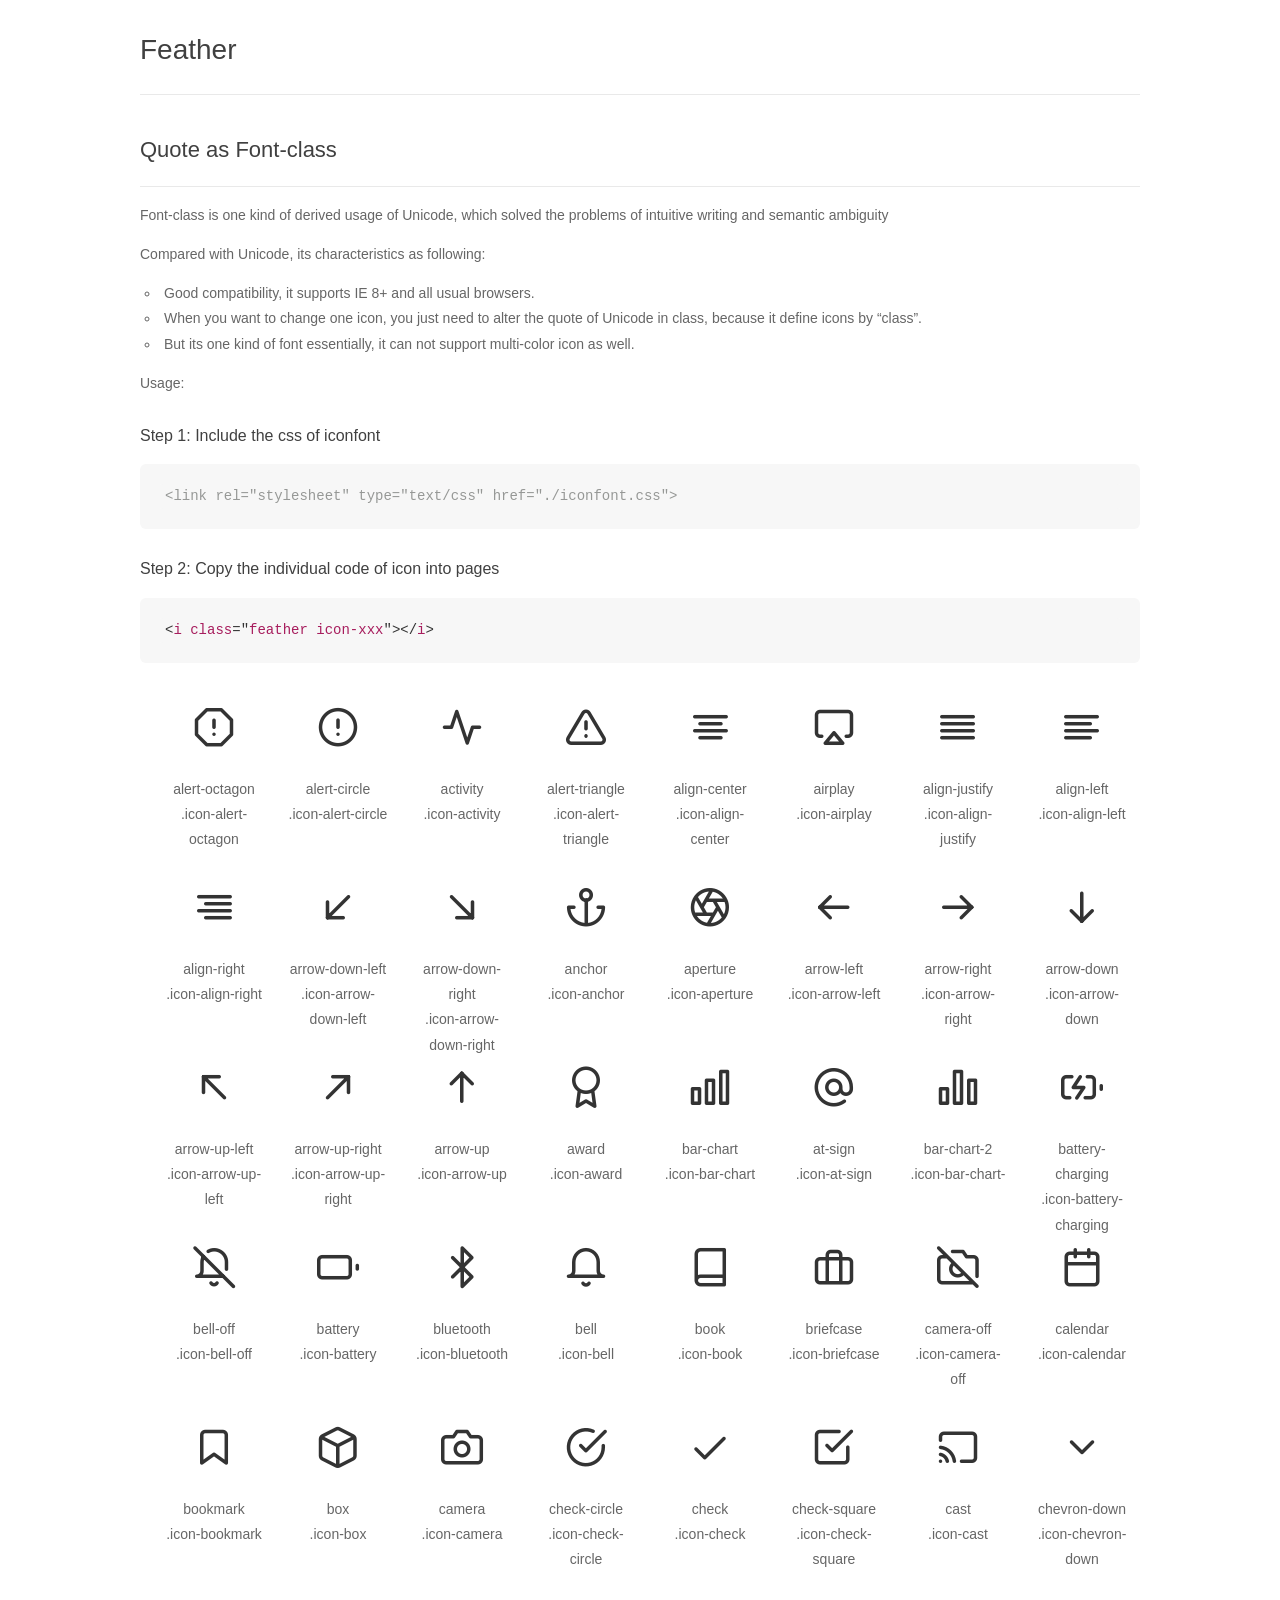
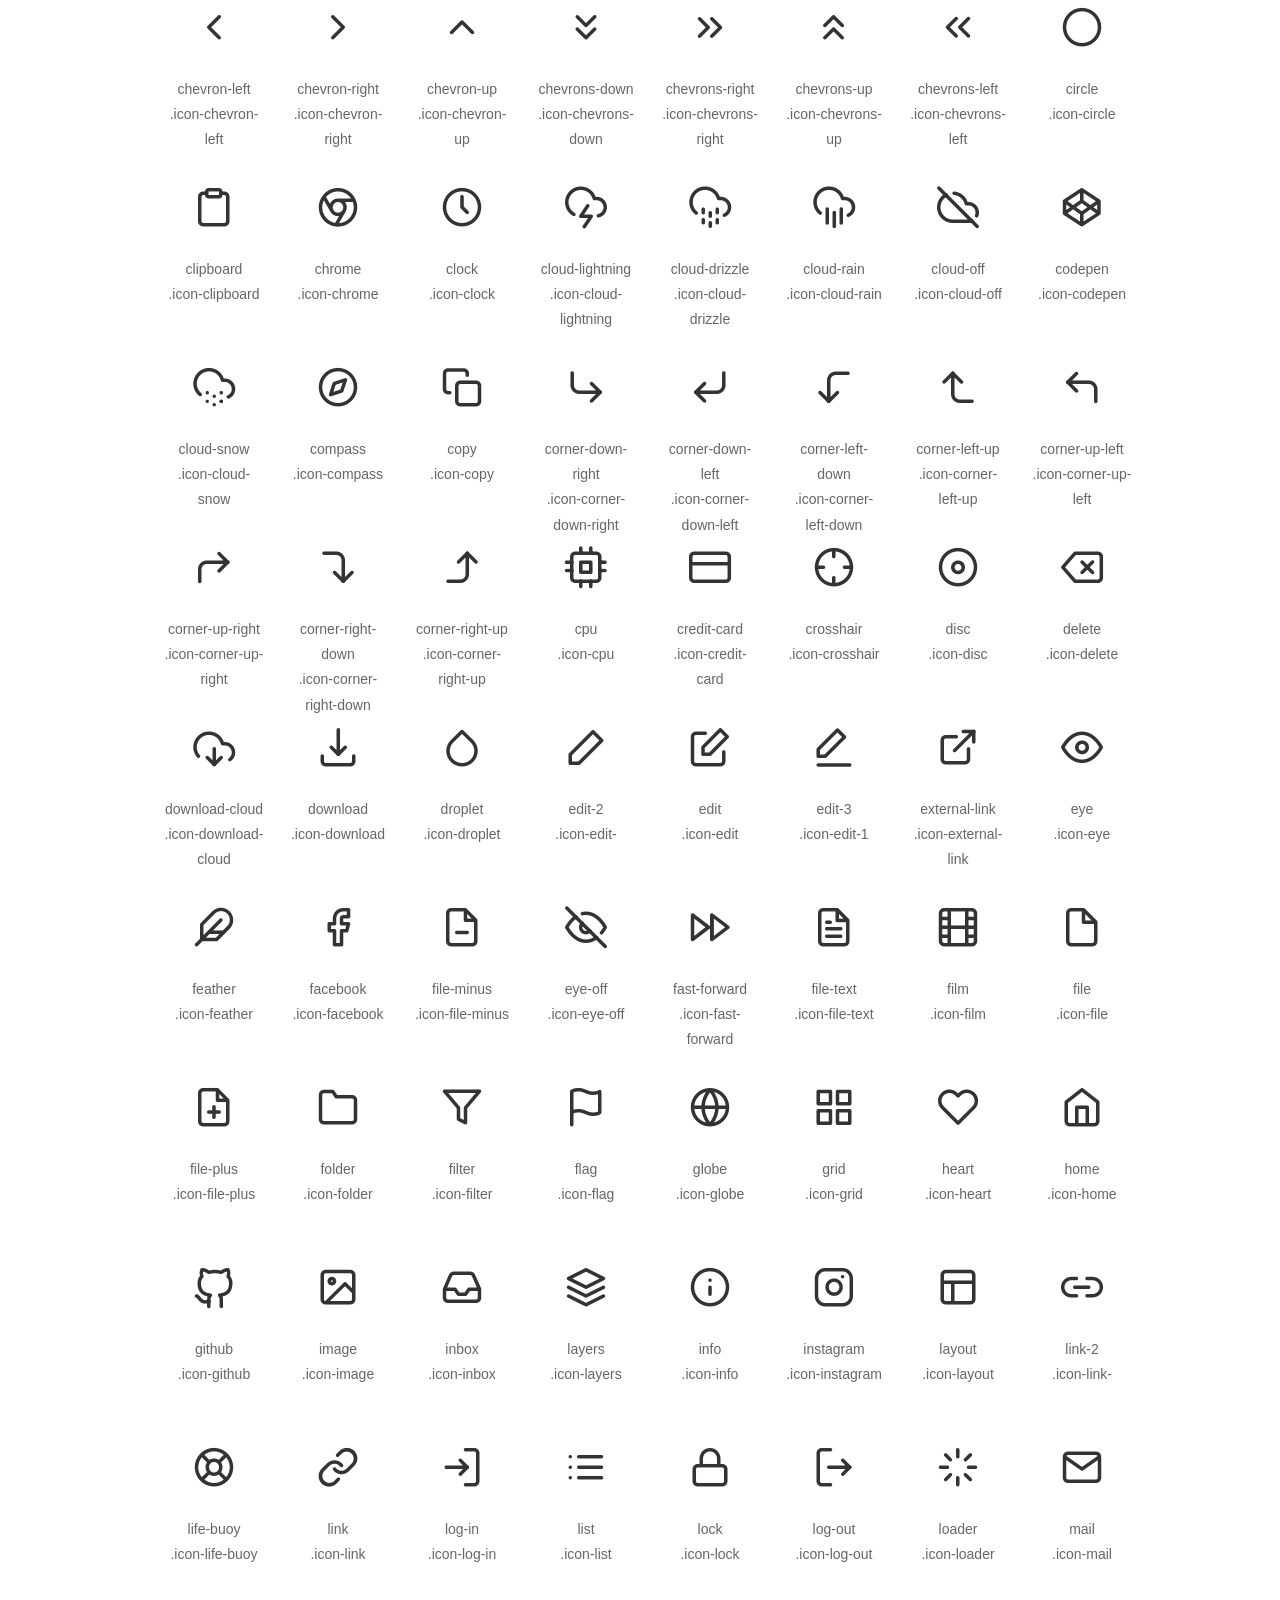
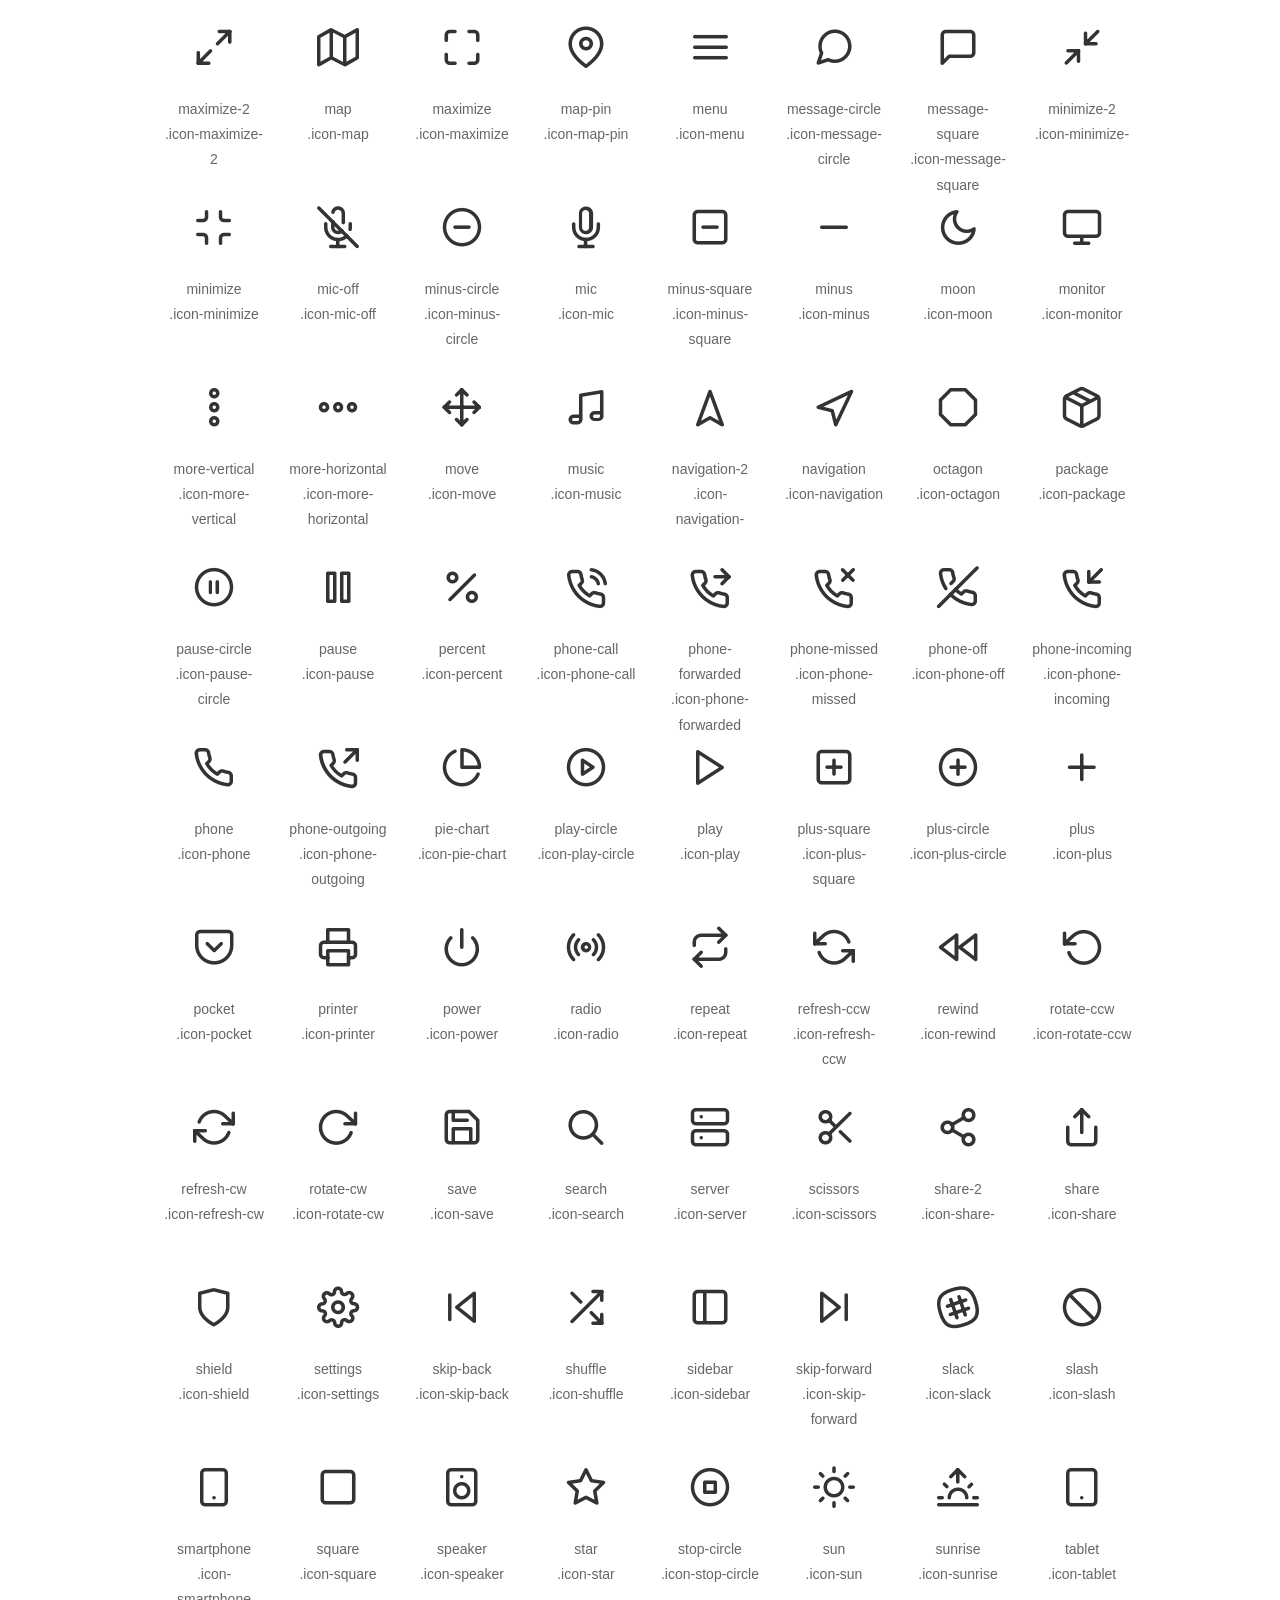
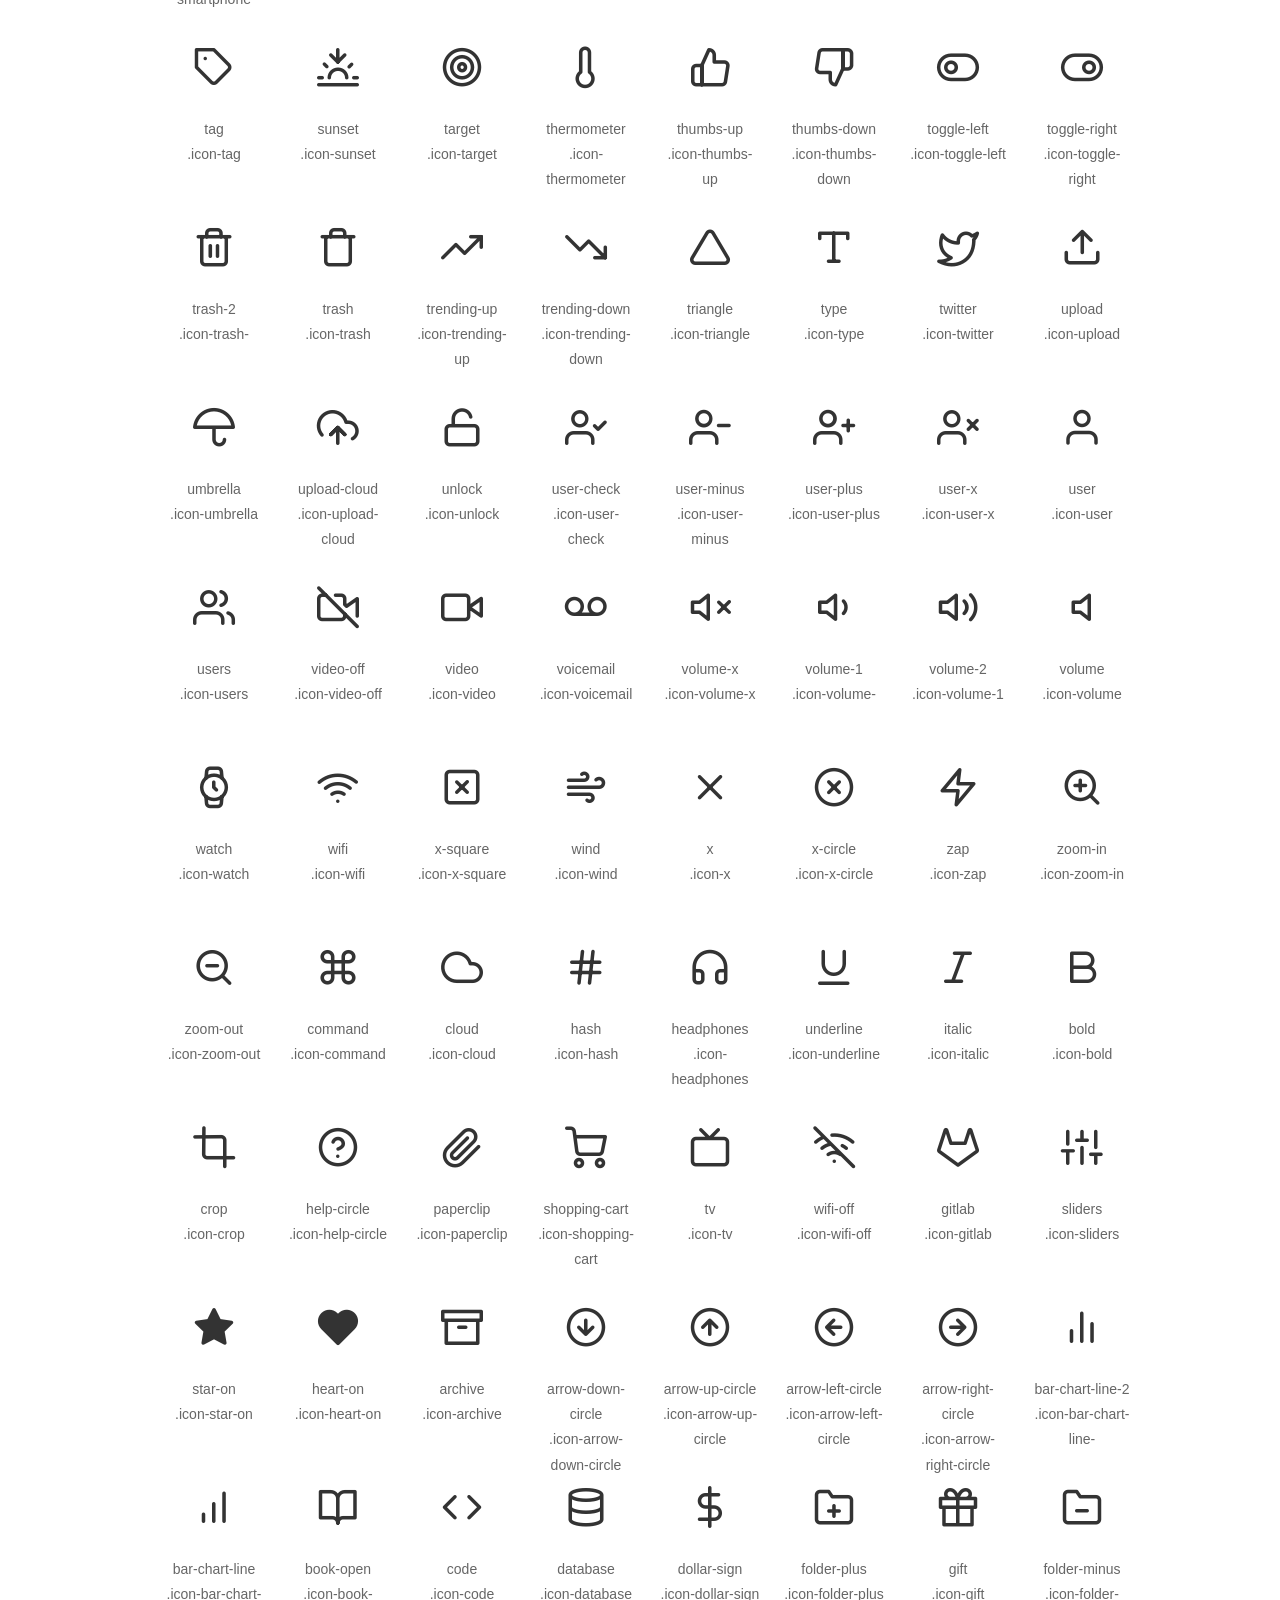
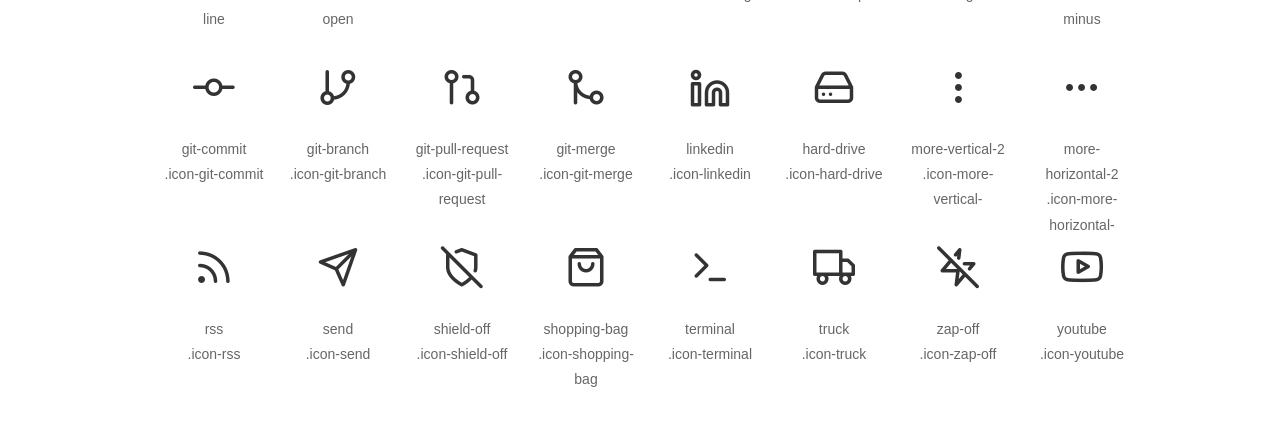
<file: website/public/admin-assets/fonts/feather-font/examples/index.html>
<!DOCTYPE html>
<html>
<head>
  <meta charset="utf-8" />
  <title>IconFont</title>
  <link rel="stylesheet" href="index.css">
  <link rel="stylesheet" href="../css/iconfont.css">
</head>
<body>
  <div class="main markdown">
    <h1>Feather</h1>
    <hr>
    
    <h2 id="font-class-">Quote as Font-class</h2>
    <hr>

    <p>Font-class is one kind of derived usage of Unicode, which solved the problems of intuitive writing and semantic ambiguity</p>
    <p>Compared with Unicode, its characteristics as following:</p>
    <ul>
      <li>Good compatibility, it supports IE 8+ and all usual browsers.</li>
      <li>When you want to change one icon, you just need to alter the quote of Unicode in class, because it define icons by “class”.</li>
      <li>But its one kind of font essentially, it can not support multi-color icon as well.</li>
    </ul>

    <p>Usage:</p>

    <h3 id="-fontclass-">Step 1: Include the css of iconfont</h3>
    <pre><code class="lang-js hljs javascript"><span class="hljs-comment">&lt;link rel="stylesheet" type="text/css" href="./iconfont.css"&gt;</span></code></pre>
    
    <h3 id="-">Step 2: Copy the individual code of icon into pages</h3>
    <pre><code class="lang-css hljs">&lt;<span class="hljs-selector-tag">i</span> <span class="hljs-selector-tag">class</span>="<span class="hljs-selector-tag">feather</span> <span class="hljs-selector-tag">icon-xxx</span>"&gt;&lt;/<span class="hljs-selector-tag">i</span>&gt;</code></pre>

    <ul class="icon_lists clear">

      <li>
        <i class="icon feather icon-alert-octagon"></i>
        <div class="name">alert-octagon</div>
        <div class="fontclass">.icon-alert-octagon</div>
      </li>

      <li>
        <i class="icon feather icon-alert-circle"></i>
        <div class="name">alert-circle</div>
        <div class="fontclass">.icon-alert-circle</div>
      </li>

      <li>
        <i class="icon feather icon-activity"></i>
        <div class="name">activity</div>
        <div class="fontclass">.icon-activity</div>
      </li>

      <li>
        <i class="icon feather icon-alert-triangle"></i>
        <div class="name">alert-triangle</div>
        <div class="fontclass">.icon-alert-triangle</div>
      </li>

      <li>
        <i class="icon feather icon-align-center"></i>
        <div class="name">align-center</div>
        <div class="fontclass">.icon-align-center</div>
      </li>

      <li>
        <i class="icon feather icon-airplay"></i>
        <div class="name">airplay</div>
        <div class="fontclass">.icon-airplay</div>
      </li>

      <li>
        <i class="icon feather icon-align-justify"></i>
        <div class="name">align-justify</div>
        <div class="fontclass">.icon-align-justify</div>
      </li>

      <li>
        <i class="icon feather icon-align-left"></i>
        <div class="name">align-left</div>
        <div class="fontclass">.icon-align-left</div>
      </li>

      <li>
        <i class="icon feather icon-align-right"></i>
        <div class="name">align-right</div>
        <div class="fontclass">.icon-align-right</div>
      </li>

      <li>
        <i class="icon feather icon-arrow-down-left"></i>
        <div class="name">arrow-down-left</div>
        <div class="fontclass">.icon-arrow-down-left</div>
      </li>

      <li>
        <i class="icon feather icon-arrow-down-right"></i>
        <div class="name">arrow-down-right</div>
        <div class="fontclass">.icon-arrow-down-right</div>
      </li>

      <li>
        <i class="icon feather icon-anchor"></i>
        <div class="name">anchor</div>
        <div class="fontclass">.icon-anchor</div>
      </li>

      <li>
        <i class="icon feather icon-aperture"></i>
        <div class="name">aperture</div>
        <div class="fontclass">.icon-aperture</div>
      </li>

      <li>
        <i class="icon feather icon-arrow-left"></i>
        <div class="name">arrow-left</div>
        <div class="fontclass">.icon-arrow-left</div>
      </li>

      <li>
        <i class="icon feather icon-arrow-right"></i>
        <div class="name">arrow-right</div>
        <div class="fontclass">.icon-arrow-right</div>
      </li>

      <li>
        <i class="icon feather icon-arrow-down"></i>
        <div class="name">arrow-down</div>
        <div class="fontclass">.icon-arrow-down</div>
      </li>

      <li>
        <i class="icon feather icon-arrow-up-left"></i>
        <div class="name">arrow-up-left</div>
        <div class="fontclass">.icon-arrow-up-left</div>
      </li>

      <li>
        <i class="icon feather icon-arrow-up-right"></i>
        <div class="name">arrow-up-right</div>
        <div class="fontclass">.icon-arrow-up-right</div>
      </li>

      <li>
        <i class="icon feather icon-arrow-up"></i>
        <div class="name">arrow-up</div>
        <div class="fontclass">.icon-arrow-up</div>
      </li>

      <li>
        <i class="icon feather icon-award"></i>
        <div class="name">award</div>
        <div class="fontclass">.icon-award</div>
      </li>

      <li>
        <i class="icon feather icon-bar-chart"></i>
        <div class="name">bar-chart</div>
        <div class="fontclass">.icon-bar-chart</div>
      </li>

      <li>
        <i class="icon feather icon-at-sign"></i>
        <div class="name">at-sign</div>
        <div class="fontclass">.icon-at-sign</div>
      </li>

      <li>
        <i class="icon feather icon-bar-chart-2"></i>
        <div class="name">bar-chart-2</div>
        <div class="fontclass">.icon-bar-chart-</div>
      </li>

      <li>
        <i class="icon feather icon-battery-charging"></i>
        <div class="name">battery-charging</div>
        <div class="fontclass">.icon-battery-charging</div>
      </li>

      <li>
        <i class="icon feather icon-bell-off"></i>
        <div class="name">bell-off</div>
        <div class="fontclass">.icon-bell-off</div>
      </li>

      <li>
        <i class="icon feather icon-battery"></i>
        <div class="name">battery</div>
        <div class="fontclass">.icon-battery</div>
      </li>

      <li>
        <i class="icon feather icon-bluetooth"></i>
        <div class="name">bluetooth</div>
        <div class="fontclass">.icon-bluetooth</div>
      </li>

      <li>
        <i class="icon feather icon-bell"></i>
        <div class="name">bell</div>
        <div class="fontclass">.icon-bell</div>
      </li>

      <li>
        <i class="icon feather icon-book"></i>
        <div class="name">book</div>
        <div class="fontclass">.icon-book</div>
      </li>

      <li>
        <i class="icon feather icon-briefcase"></i>
        <div class="name">briefcase</div>
        <div class="fontclass">.icon-briefcase</div>
      </li>

      <li>
        <i class="icon feather icon-camera-off"></i>
        <div class="name">camera-off</div>
        <div class="fontclass">.icon-camera-off</div>
      </li>

      <li>
        <i class="icon feather icon-calendar"></i>
        <div class="name">calendar</div>
        <div class="fontclass">.icon-calendar</div>
      </li>

      <li>
        <i class="icon feather icon-bookmark"></i>
        <div class="name">bookmark</div>
        <div class="fontclass">.icon-bookmark</div>
      </li>

      <li>
        <i class="icon feather icon-box"></i>
        <div class="name">box</div>
        <div class="fontclass">.icon-box</div>
      </li>

      <li>
        <i class="icon feather icon-camera"></i>
        <div class="name">camera</div>
        <div class="fontclass">.icon-camera</div>
      </li>

      <li>
        <i class="icon feather icon-check-circle"></i>
        <div class="name">check-circle</div>
        <div class="fontclass">.icon-check-circle</div>
      </li>

      <li>
        <i class="icon feather icon-check"></i>
        <div class="name">check</div>
        <div class="fontclass">.icon-check</div>
      </li>

      <li>
        <i class="icon feather icon-check-square"></i>
        <div class="name">check-square</div>
        <div class="fontclass">.icon-check-square</div>
      </li>

      <li>
        <i class="icon feather icon-cast"></i>
        <div class="name">cast</div>
        <div class="fontclass">.icon-cast</div>
      </li>

      <li>
        <i class="icon feather icon-chevron-down"></i>
        <div class="name">chevron-down</div>
        <div class="fontclass">.icon-chevron-down</div>
      </li>

      <li>
        <i class="icon feather icon-chevron-left"></i>
        <div class="name">chevron-left</div>
        <div class="fontclass">.icon-chevron-left</div>
      </li>

      <li>
        <i class="icon feather icon-chevron-right"></i>
        <div class="name">chevron-right</div>
        <div class="fontclass">.icon-chevron-right</div>
      </li>

      <li>
        <i class="icon feather icon-chevron-up"></i>
        <div class="name">chevron-up</div>
        <div class="fontclass">.icon-chevron-up</div>
      </li>

      <li>
        <i class="icon feather icon-chevrons-down"></i>
        <div class="name">chevrons-down</div>
        <div class="fontclass">.icon-chevrons-down</div>
      </li>

      <li>
        <i class="icon feather icon-chevrons-right"></i>
        <div class="name">chevrons-right</div>
        <div class="fontclass">.icon-chevrons-right</div>
      </li>

      <li>
        <i class="icon feather icon-chevrons-up"></i>
        <div class="name">chevrons-up</div>
        <div class="fontclass">.icon-chevrons-up</div>
      </li>

      <li>
        <i class="icon feather icon-chevrons-left"></i>
        <div class="name">chevrons-left</div>
        <div class="fontclass">.icon-chevrons-left</div>
      </li>

      <li>
        <i class="icon feather icon-circle"></i>
        <div class="name">circle</div>
        <div class="fontclass">.icon-circle</div>
      </li>

      <li>
        <i class="icon feather icon-clipboard"></i>
        <div class="name">clipboard</div>
        <div class="fontclass">.icon-clipboard</div>
      </li>

      <li>
        <i class="icon feather icon-chrome"></i>
        <div class="name">chrome</div>
        <div class="fontclass">.icon-chrome</div>
      </li>

      <li>
        <i class="icon feather icon-clock"></i>
        <div class="name">clock</div>
        <div class="fontclass">.icon-clock</div>
      </li>

      <li>
        <i class="icon feather icon-cloud-lightning"></i>
        <div class="name">cloud-lightning</div>
        <div class="fontclass">.icon-cloud-lightning</div>
      </li>

      <li>
        <i class="icon feather icon-cloud-drizzle"></i>
        <div class="name">cloud-drizzle</div>
        <div class="fontclass">.icon-cloud-drizzle</div>
      </li>

      <li>
        <i class="icon feather icon-cloud-rain"></i>
        <div class="name">cloud-rain</div>
        <div class="fontclass">.icon-cloud-rain</div>
      </li>

      <li>
        <i class="icon feather icon-cloud-off"></i>
        <div class="name">cloud-off</div>
        <div class="fontclass">.icon-cloud-off</div>
      </li>

      <li>
        <i class="icon feather icon-codepen"></i>
        <div class="name">codepen</div>
        <div class="fontclass">.icon-codepen</div>
      </li>

      <li>
        <i class="icon feather icon-cloud-snow"></i>
        <div class="name">cloud-snow</div>
        <div class="fontclass">.icon-cloud-snow</div>
      </li>

      <li>
        <i class="icon feather icon-compass"></i>
        <div class="name">compass</div>
        <div class="fontclass">.icon-compass</div>
      </li>

      <li>
        <i class="icon feather icon-copy"></i>
        <div class="name">copy</div>
        <div class="fontclass">.icon-copy</div>
      </li>

      <li>
        <i class="icon feather icon-corner-down-right"></i>
        <div class="name">corner-down-right</div>
        <div class="fontclass">.icon-corner-down-right</div>
      </li>

      <li>
        <i class="icon feather icon-corner-down-left"></i>
        <div class="name">corner-down-left</div>
        <div class="fontclass">.icon-corner-down-left</div>
      </li>

      <li>
        <i class="icon feather icon-corner-left-down"></i>
        <div class="name">corner-left-down</div>
        <div class="fontclass">.icon-corner-left-down</div>
      </li>

      <li>
        <i class="icon feather icon-corner-left-up"></i>
        <div class="name">corner-left-up</div>
        <div class="fontclass">.icon-corner-left-up</div>
      </li>

      <li>
        <i class="icon feather icon-corner-up-left"></i>
        <div class="name">corner-up-left</div>
        <div class="fontclass">.icon-corner-up-left</div>
      </li>

      <li>
        <i class="icon feather icon-corner-up-right"></i>
        <div class="name">corner-up-right</div>
        <div class="fontclass">.icon-corner-up-right</div>
      </li>

      <li>
        <i class="icon feather icon-corner-right-down"></i>
        <div class="name">corner-right-down</div>
        <div class="fontclass">.icon-corner-right-down</div>
      </li>

      <li>
        <i class="icon feather icon-corner-right-up"></i>
        <div class="name">corner-right-up</div>
        <div class="fontclass">.icon-corner-right-up</div>
      </li>

      <li>
        <i class="icon feather icon-cpu"></i>
        <div class="name">cpu</div>
        <div class="fontclass">.icon-cpu</div>
      </li>

      <li>
        <i class="icon feather icon-credit-card"></i>
        <div class="name">credit-card</div>
        <div class="fontclass">.icon-credit-card</div>
      </li>

      <li>
        <i class="icon feather icon-crosshair"></i>
        <div class="name">crosshair</div>
        <div class="fontclass">.icon-crosshair</div>
      </li>

      <li>
        <i class="icon feather icon-disc"></i>
        <div class="name">disc</div>
        <div class="fontclass">.icon-disc</div>
      </li>

      <li>
        <i class="icon feather icon-delete"></i>
        <div class="name">delete</div>
        <div class="fontclass">.icon-delete</div>
      </li>

      <li>
        <i class="icon feather icon-download-cloud"></i>
        <div class="name">download-cloud</div>
        <div class="fontclass">.icon-download-cloud</div>
      </li>

      <li>
        <i class="icon feather icon-download"></i>
        <div class="name">download</div>
        <div class="fontclass">.icon-download</div>
      </li>

      <li>
        <i class="icon feather icon-droplet"></i>
        <div class="name">droplet</div>
        <div class="fontclass">.icon-droplet</div>
      </li>

      <li>
        <i class="icon feather icon-edit-2"></i>
        <div class="name">edit-2</div>
        <div class="fontclass">.icon-edit-</div>
      </li>

      <li>
        <i class="icon feather icon-edit"></i>
        <div class="name">edit</div>
        <div class="fontclass">.icon-edit</div>
      </li>

      <li>
        <i class="icon feather icon-edit-1"></i>
        <div class="name">edit-3</div>
        <div class="fontclass">.icon-edit-1</div>
      </li>

      <li>
        <i class="icon feather icon-external-link"></i>
        <div class="name">external-link</div>
        <div class="fontclass">.icon-external-link</div>
      </li>

      <li>
        <i class="icon feather icon-eye"></i>
        <div class="name">eye</div>
        <div class="fontclass">.icon-eye</div>
      </li>

      <li>
        <i class="icon feather icon-feather"></i>
        <div class="name">feather</div>
        <div class="fontclass">.icon-feather</div>
      </li>

      <li>
        <i class="icon feather icon-facebook"></i>
        <div class="name">facebook</div>
        <div class="fontclass">.icon-facebook</div>
      </li>

      <li>
        <i class="icon feather icon-file-minus"></i>
        <div class="name">file-minus</div>
        <div class="fontclass">.icon-file-minus</div>
      </li>

      <li>
        <i class="icon feather icon-eye-off"></i>
        <div class="name">eye-off</div>
        <div class="fontclass">.icon-eye-off</div>
      </li>

      <li>
        <i class="icon feather icon-fast-forward"></i>
        <div class="name">fast-forward</div>
        <div class="fontclass">.icon-fast-forward</div>
      </li>

      <li>
        <i class="icon feather icon-file-text"></i>
        <div class="name">file-text</div>
        <div class="fontclass">.icon-file-text</div>
      </li>

      <li>
        <i class="icon feather icon-film"></i>
        <div class="name">film</div>
        <div class="fontclass">.icon-film</div>
      </li>

      <li>
        <i class="icon feather icon-file"></i>
        <div class="name">file</div>
        <div class="fontclass">.icon-file</div>
      </li>

      <li>
        <i class="icon feather icon-file-plus"></i>
        <div class="name">file-plus</div>
        <div class="fontclass">.icon-file-plus</div>
      </li>

      <li>
        <i class="icon feather icon-folder"></i>
        <div class="name">folder</div>
        <div class="fontclass">.icon-folder</div>
      </li>

      <li>
        <i class="icon feather icon-filter"></i>
        <div class="name">filter</div>
        <div class="fontclass">.icon-filter</div>
      </li>

      <li>
        <i class="icon feather icon-flag"></i>
        <div class="name">flag</div>
        <div class="fontclass">.icon-flag</div>
      </li>

      <li>
        <i class="icon feather icon-globe"></i>
        <div class="name">globe</div>
        <div class="fontclass">.icon-globe</div>
      </li>

      <li>
        <i class="icon feather icon-grid"></i>
        <div class="name">grid</div>
        <div class="fontclass">.icon-grid</div>
      </li>

      <li>
        <i class="icon feather icon-heart"></i>
        <div class="name">heart</div>
        <div class="fontclass">.icon-heart</div>
      </li>

      <li>
        <i class="icon feather icon-home"></i>
        <div class="name">home</div>
        <div class="fontclass">.icon-home</div>
      </li>

      <li>
        <i class="icon feather icon-github"></i>
        <div class="name">github</div>
        <div class="fontclass">.icon-github</div>
      </li>

      <li>
        <i class="icon feather icon-image"></i>
        <div class="name">image</div>
        <div class="fontclass">.icon-image</div>
      </li>

      <li>
        <i class="icon feather icon-inbox"></i>
        <div class="name">inbox</div>
        <div class="fontclass">.icon-inbox</div>
      </li>

      <li>
        <i class="icon feather icon-layers"></i>
        <div class="name">layers</div>
        <div class="fontclass">.icon-layers</div>
      </li>

      <li>
        <i class="icon feather icon-info"></i>
        <div class="name">info</div>
        <div class="fontclass">.icon-info</div>
      </li>

      <li>
        <i class="icon feather icon-instagram"></i>
        <div class="name">instagram</div>
        <div class="fontclass">.icon-instagram</div>
      </li>

      <li>
        <i class="icon feather icon-layout"></i>
        <div class="name">layout</div>
        <div class="fontclass">.icon-layout</div>
      </li>

      <li>
        <i class="icon feather icon-link-2"></i>
        <div class="name">link-2</div>
        <div class="fontclass">.icon-link-</div>
      </li>

      <li>
        <i class="icon feather icon-life-buoy"></i>
        <div class="name">life-buoy</div>
        <div class="fontclass">.icon-life-buoy</div>
      </li>

      <li>
        <i class="icon feather icon-link"></i>
        <div class="name">link</div>
        <div class="fontclass">.icon-link</div>
      </li>

      <li>
        <i class="icon feather icon-log-in"></i>
        <div class="name">log-in</div>
        <div class="fontclass">.icon-log-in</div>
      </li>

      <li>
        <i class="icon feather icon-list"></i>
        <div class="name">list</div>
        <div class="fontclass">.icon-list</div>
      </li>

      <li>
        <i class="icon feather icon-lock"></i>
        <div class="name">lock</div>
        <div class="fontclass">.icon-lock</div>
      </li>

      <li>
        <i class="icon feather icon-log-out"></i>
        <div class="name">log-out</div>
        <div class="fontclass">.icon-log-out</div>
      </li>

      <li>
        <i class="icon feather icon-loader"></i>
        <div class="name">loader</div>
        <div class="fontclass">.icon-loader</div>
      </li>

      <li>
        <i class="icon feather icon-mail"></i>
        <div class="name">mail</div>
        <div class="fontclass">.icon-mail</div>
      </li>

      <li>
        <i class="icon feather icon-maximize-2"></i>
        <div class="name">maximize-2</div>
        <div class="fontclass">.icon-maximize-2</div>
      </li>

      <li>
        <i class="icon feather icon-map"></i>
        <div class="name">map</div>
        <div class="fontclass">.icon-map</div>
      </li>

      <li>
        <i class="icon feather icon-maximize"></i>
        <div class="name">maximize</div>
        <div class="fontclass">.icon-maximize</div>
      </li>

      <li>
        <i class="icon feather icon-map-pin"></i>
        <div class="name">map-pin</div>
        <div class="fontclass">.icon-map-pin</div>
      </li>

      <li>
        <i class="icon feather icon-menu"></i>
        <div class="name">menu</div>
        <div class="fontclass">.icon-menu</div>
      </li>

      <li>
        <i class="icon feather icon-message-circle"></i>
        <div class="name">message-circle</div>
        <div class="fontclass">.icon-message-circle</div>
      </li>

      <li>
        <i class="icon feather icon-message-square"></i>
        <div class="name">message-square</div>
        <div class="fontclass">.icon-message-square</div>
      </li>

      <li>
        <i class="icon feather icon-minimize-2"></i>
        <div class="name">minimize-2</div>
        <div class="fontclass">.icon-minimize-</div>
      </li>

      <li>
        <i class="icon feather icon-minimize"></i>
        <div class="name">minimize</div>
        <div class="fontclass">.icon-minimize</div>
      </li>

      <li>
        <i class="icon feather icon-mic-off"></i>
        <div class="name">mic-off</div>
        <div class="fontclass">.icon-mic-off</div>
      </li>

      <li>
        <i class="icon feather icon-minus-circle"></i>
        <div class="name">minus-circle</div>
        <div class="fontclass">.icon-minus-circle</div>
      </li>

      <li>
        <i class="icon feather icon-mic"></i>
        <div class="name">mic</div>
        <div class="fontclass">.icon-mic</div>
      </li>

      <li>
        <i class="icon feather icon-minus-square"></i>
        <div class="name">minus-square</div>
        <div class="fontclass">.icon-minus-square</div>
      </li>

      <li>
        <i class="icon feather icon-minus"></i>
        <div class="name">minus</div>
        <div class="fontclass">.icon-minus</div>
      </li>

      <li>
        <i class="icon feather icon-moon"></i>
        <div class="name">moon</div>
        <div class="fontclass">.icon-moon</div>
      </li>

      <li>
        <i class="icon feather icon-monitor"></i>
        <div class="name">monitor</div>
        <div class="fontclass">.icon-monitor</div>
      </li>

      <li>
        <i class="icon feather icon-more-vertical"></i>
        <div class="name">more-vertical</div>
        <div class="fontclass">.icon-more-vertical</div>
      </li>

      <li>
        <i class="icon feather icon-more-horizontal"></i>
        <div class="name">more-horizontal</div>
        <div class="fontclass">.icon-more-horizontal</div>
      </li>

      <li>
        <i class="icon feather icon-move"></i>
        <div class="name">move</div>
        <div class="fontclass">.icon-move</div>
      </li>

      <li>
        <i class="icon feather icon-music"></i>
        <div class="name">music</div>
        <div class="fontclass">.icon-music</div>
      </li>

      <li>
        <i class="icon feather icon-navigation-2"></i>
        <div class="name">navigation-2</div>
        <div class="fontclass">.icon-navigation-</div>
      </li>

      <li>
        <i class="icon feather icon-navigation"></i>
        <div class="name">navigation</div>
        <div class="fontclass">.icon-navigation</div>
      </li>

      <li>
        <i class="icon feather icon-octagon"></i>
        <div class="name">octagon</div>
        <div class="fontclass">.icon-octagon</div>
      </li>

      <li>
        <i class="icon feather icon-package"></i>
        <div class="name">package</div>
        <div class="fontclass">.icon-package</div>
      </li>

      <li>
        <i class="icon feather icon-pause-circle"></i>
        <div class="name">pause-circle</div>
        <div class="fontclass">.icon-pause-circle</div>
      </li>

      <li>
        <i class="icon feather icon-pause"></i>
        <div class="name">pause</div>
        <div class="fontclass">.icon-pause</div>
      </li>

      <li>
        <i class="icon feather icon-percent"></i>
        <div class="name">percent</div>
        <div class="fontclass">.icon-percent</div>
      </li>

      <li>
        <i class="icon feather icon-phone-call"></i>
        <div class="name">phone-call</div>
        <div class="fontclass">.icon-phone-call</div>
      </li>

      <li>
        <i class="icon feather icon-phone-forwarded"></i>
        <div class="name">phone-forwarded</div>
        <div class="fontclass">.icon-phone-forwarded</div>
      </li>

      <li>
        <i class="icon feather icon-phone-missed"></i>
        <div class="name">phone-missed</div>
        <div class="fontclass">.icon-phone-missed</div>
      </li>

      <li>
        <i class="icon feather icon-phone-off"></i>
        <div class="name">phone-off</div>
        <div class="fontclass">.icon-phone-off</div>
      </li>

      <li>
        <i class="icon feather icon-phone-incoming"></i>
        <div class="name">phone-incoming</div>
        <div class="fontclass">.icon-phone-incoming</div>
      </li>

      <li>
        <i class="icon feather icon-phone"></i>
        <div class="name">phone</div>
        <div class="fontclass">.icon-phone</div>
      </li>

      <li>
        <i class="icon feather icon-phone-outgoing"></i>
        <div class="name">phone-outgoing</div>
        <div class="fontclass">.icon-phone-outgoing</div>
      </li>

      <li>
        <i class="icon feather icon-pie-chart"></i>
        <div class="name">pie-chart</div>
        <div class="fontclass">.icon-pie-chart</div>
      </li>

      <li>
        <i class="icon feather icon-play-circle"></i>
        <div class="name">play-circle</div>
        <div class="fontclass">.icon-play-circle</div>
      </li>

      <li>
        <i class="icon feather icon-play"></i>
        <div class="name">play</div>
        <div class="fontclass">.icon-play</div>
      </li>

      <li>
        <i class="icon feather icon-plus-square"></i>
        <div class="name">plus-square</div>
        <div class="fontclass">.icon-plus-square</div>
      </li>

      <li>
        <i class="icon feather icon-plus-circle"></i>
        <div class="name">plus-circle</div>
        <div class="fontclass">.icon-plus-circle</div>
      </li>

      <li>
        <i class="icon feather icon-plus"></i>
        <div class="name">plus</div>
        <div class="fontclass">.icon-plus</div>
      </li>

      <li>
        <i class="icon feather icon-pocket"></i>
        <div class="name">pocket</div>
        <div class="fontclass">.icon-pocket</div>
      </li>

      <li>
        <i class="icon feather icon-printer"></i>
        <div class="name">printer</div>
        <div class="fontclass">.icon-printer</div>
      </li>

      <li>
        <i class="icon feather icon-power"></i>
        <div class="name">power</div>
        <div class="fontclass">.icon-power</div>
      </li>

      <li>
        <i class="icon feather icon-radio"></i>
        <div class="name">radio</div>
        <div class="fontclass">.icon-radio</div>
      </li>

      <li>
        <i class="icon feather icon-repeat"></i>
        <div class="name">repeat</div>
        <div class="fontclass">.icon-repeat</div>
      </li>

      <li>
        <i class="icon feather icon-refresh-ccw"></i>
        <div class="name">refresh-ccw</div>
        <div class="fontclass">.icon-refresh-ccw</div>
      </li>

      <li>
        <i class="icon feather icon-rewind"></i>
        <div class="name">rewind</div>
        <div class="fontclass">.icon-rewind</div>
      </li>

      <li>
        <i class="icon feather icon-rotate-ccw"></i>
        <div class="name">rotate-ccw</div>
        <div class="fontclass">.icon-rotate-ccw</div>
      </li>

      <li>
        <i class="icon feather icon-refresh-cw"></i>
        <div class="name">refresh-cw</div>
        <div class="fontclass">.icon-refresh-cw</div>
      </li>

      <li>
        <i class="icon feather icon-rotate-cw"></i>
        <div class="name">rotate-cw</div>
        <div class="fontclass">.icon-rotate-cw</div>
      </li>

      <li>
        <i class="icon feather icon-save"></i>
        <div class="name">save</div>
        <div class="fontclass">.icon-save</div>
      </li>

      <li>
        <i class="icon feather icon-search"></i>
        <div class="name">search</div>
        <div class="fontclass">.icon-search</div>
      </li>

      <li>
        <i class="icon feather icon-server"></i>
        <div class="name">server</div>
        <div class="fontclass">.icon-server</div>
      </li>

      <li>
        <i class="icon feather icon-scissors"></i>
        <div class="name">scissors</div>
        <div class="fontclass">.icon-scissors</div>
      </li>

      <li>
        <i class="icon feather icon-share-2"></i>
        <div class="name">share-2</div>
        <div class="fontclass">.icon-share-</div>
      </li>

      <li>
        <i class="icon feather icon-share"></i>
        <div class="name">share</div>
        <div class="fontclass">.icon-share</div>
      </li>

      <li>
        <i class="icon feather icon-shield"></i>
        <div class="name">shield</div>
        <div class="fontclass">.icon-shield</div>
      </li>

      <li>
        <i class="icon feather icon-settings"></i>
        <div class="name">settings</div>
        <div class="fontclass">.icon-settings</div>
      </li>

      <li>
        <i class="icon feather icon-skip-back"></i>
        <div class="name">skip-back</div>
        <div class="fontclass">.icon-skip-back</div>
      </li>

      <li>
        <i class="icon feather icon-shuffle"></i>
        <div class="name">shuffle</div>
        <div class="fontclass">.icon-shuffle</div>
      </li>

      <li>
        <i class="icon feather icon-sidebar"></i>
        <div class="name">sidebar</div>
        <div class="fontclass">.icon-sidebar</div>
      </li>

      <li>
        <i class="icon feather icon-skip-forward"></i>
        <div class="name">skip-forward</div>
        <div class="fontclass">.icon-skip-forward</div>
      </li>

      <li>
        <i class="icon feather icon-slack"></i>
        <div class="name">slack</div>
        <div class="fontclass">.icon-slack</div>
      </li>

      <li>
        <i class="icon feather icon-slash"></i>
        <div class="name">slash</div>
        <div class="fontclass">.icon-slash</div>
      </li>

      <li>
        <i class="icon feather icon-smartphone"></i>
        <div class="name">smartphone</div>
        <div class="fontclass">.icon-smartphone</div>
      </li>

      <li>
        <i class="icon feather icon-square"></i>
        <div class="name">square</div>
        <div class="fontclass">.icon-square</div>
      </li>

      <li>
        <i class="icon feather icon-speaker"></i>
        <div class="name">speaker</div>
        <div class="fontclass">.icon-speaker</div>
      </li>

      <li>
        <i class="icon feather icon-star"></i>
        <div class="name">star</div>
        <div class="fontclass">.icon-star</div>
      </li>

      <li>
        <i class="icon feather icon-stop-circle"></i>
        <div class="name">stop-circle</div>
        <div class="fontclass">.icon-stop-circle</div>
      </li>

      <li>
        <i class="icon feather icon-sun"></i>
        <div class="name">sun</div>
        <div class="fontclass">.icon-sun</div>
      </li>

      <li>
        <i class="icon feather icon-sunrise"></i>
        <div class="name">sunrise</div>
        <div class="fontclass">.icon-sunrise</div>
      </li>

      <li>
        <i class="icon feather icon-tablet"></i>
        <div class="name">tablet</div>
        <div class="fontclass">.icon-tablet</div>
      </li>

      <li>
        <i class="icon feather icon-tag"></i>
        <div class="name">tag</div>
        <div class="fontclass">.icon-tag</div>
      </li>

      <li>
        <i class="icon feather icon-sunset"></i>
        <div class="name">sunset</div>
        <div class="fontclass">.icon-sunset</div>
      </li>

      <li>
        <i class="icon feather icon-target"></i>
        <div class="name">target</div>
        <div class="fontclass">.icon-target</div>
      </li>

      <li>
        <i class="icon feather icon-thermometer"></i>
        <div class="name">thermometer</div>
        <div class="fontclass">.icon-thermometer</div>
      </li>

      <li>
        <i class="icon feather icon-thumbs-up"></i>
        <div class="name">thumbs-up</div>
        <div class="fontclass">.icon-thumbs-up</div>
      </li>

      <li>
        <i class="icon feather icon-thumbs-down"></i>
        <div class="name">thumbs-down</div>
        <div class="fontclass">.icon-thumbs-down</div>
      </li>

      <li>
        <i class="icon feather icon-toggle-left"></i>
        <div class="name">toggle-left</div>
        <div class="fontclass">.icon-toggle-left</div>
      </li>

      <li>
        <i class="icon feather icon-toggle-right"></i>
        <div class="name">toggle-right</div>
        <div class="fontclass">.icon-toggle-right</div>
      </li>

      <li>
        <i class="icon feather icon-trash-2"></i>
        <div class="name">trash-2</div>
        <div class="fontclass">.icon-trash-</div>
      </li>

      <li>
        <i class="icon feather icon-trash"></i>
        <div class="name">trash</div>
        <div class="fontclass">.icon-trash</div>
      </li>

      <li>
        <i class="icon feather icon-trending-up"></i>
        <div class="name">trending-up</div>
        <div class="fontclass">.icon-trending-up</div>
      </li>

      <li>
        <i class="icon feather icon-trending-down"></i>
        <div class="name">trending-down</div>
        <div class="fontclass">.icon-trending-down</div>
      </li>

      <li>
        <i class="icon feather icon-triangle"></i>
        <div class="name">triangle</div>
        <div class="fontclass">.icon-triangle</div>
      </li>

      <li>
        <i class="icon feather icon-type"></i>
        <div class="name">type</div>
        <div class="fontclass">.icon-type</div>
      </li>

      <li>
        <i class="icon feather icon-twitter"></i>
        <div class="name">twitter</div>
        <div class="fontclass">.icon-twitter</div>
      </li>

      <li>
        <i class="icon feather icon-upload"></i>
        <div class="name">upload</div>
        <div class="fontclass">.icon-upload</div>
      </li>

      <li>
        <i class="icon feather icon-umbrella"></i>
        <div class="name">umbrella</div>
        <div class="fontclass">.icon-umbrella</div>
      </li>

      <li>
        <i class="icon feather icon-upload-cloud"></i>
        <div class="name">upload-cloud</div>
        <div class="fontclass">.icon-upload-cloud</div>
      </li>

      <li>
        <i class="icon feather icon-unlock"></i>
        <div class="name">unlock</div>
        <div class="fontclass">.icon-unlock</div>
      </li>

      <li>
        <i class="icon feather icon-user-check"></i>
        <div class="name">user-check</div>
        <div class="fontclass">.icon-user-check</div>
      </li>

      <li>
        <i class="icon feather icon-user-minus"></i>
        <div class="name">user-minus</div>
        <div class="fontclass">.icon-user-minus</div>
      </li>

      <li>
        <i class="icon feather icon-user-plus"></i>
        <div class="name">user-plus</div>
        <div class="fontclass">.icon-user-plus</div>
      </li>

      <li>
        <i class="icon feather icon-user-x"></i>
        <div class="name">user-x</div>
        <div class="fontclass">.icon-user-x</div>
      </li>

      <li>
        <i class="icon feather icon-user"></i>
        <div class="name">user</div>
        <div class="fontclass">.icon-user</div>
      </li>

      <li>
        <i class="icon feather icon-users"></i>
        <div class="name">users</div>
        <div class="fontclass">.icon-users</div>
      </li>

      <li>
        <i class="icon feather icon-video-off"></i>
        <div class="name">video-off</div>
        <div class="fontclass">.icon-video-off</div>
      </li>

      <li>
        <i class="icon feather icon-video"></i>
        <div class="name">video</div>
        <div class="fontclass">.icon-video</div>
      </li>

      <li>
        <i class="icon feather icon-voicemail"></i>
        <div class="name">voicemail</div>
        <div class="fontclass">.icon-voicemail</div>
      </li>

      <li>
        <i class="icon feather icon-volume-x"></i>
        <div class="name">volume-x</div>
        <div class="fontclass">.icon-volume-x</div>
      </li>

      <li>
        <i class="icon feather icon-volume-2"></i>
        <div class="name">volume-1</div>
        <div class="fontclass">.icon-volume-</div>
      </li>

      <li>
        <i class="icon feather icon-volume-1"></i>
        <div class="name">volume-2</div>
        <div class="fontclass">.icon-volume-1</div>
      </li>

      <li>
        <i class="icon feather icon-volume"></i>
        <div class="name">volume</div>
        <div class="fontclass">.icon-volume</div>
      </li>

      <li>
        <i class="icon feather icon-watch"></i>
        <div class="name">watch</div>
        <div class="fontclass">.icon-watch</div>
      </li>

      <li>
        <i class="icon feather icon-wifi"></i>
        <div class="name">wifi</div>
        <div class="fontclass">.icon-wifi</div>
      </li>

      <li>
        <i class="icon feather icon-x-square"></i>
        <div class="name">x-square</div>
        <div class="fontclass">.icon-x-square</div>
      </li>

      <li>
        <i class="icon feather icon-wind"></i>
        <div class="name">wind</div>
        <div class="fontclass">.icon-wind</div>
      </li>

      <li>
        <i class="icon feather icon-x"></i>
        <div class="name">x</div>
        <div class="fontclass">.icon-x</div>
      </li>

      <li>
        <i class="icon feather icon-x-circle"></i>
        <div class="name">x-circle</div>
        <div class="fontclass">.icon-x-circle</div>
      </li>

      <li>
        <i class="icon feather icon-zap"></i>
        <div class="name">zap</div>
        <div class="fontclass">.icon-zap</div>
      </li>

      <li>
        <i class="icon feather icon-zoom-in"></i>
        <div class="name">zoom-in</div>
        <div class="fontclass">.icon-zoom-in</div>
      </li>

      <li>
        <i class="icon feather icon-zoom-out"></i>
        <div class="name">zoom-out</div>
        <div class="fontclass">.icon-zoom-out</div>
      </li>

      <li>
        <i class="icon feather icon-command"></i>
        <div class="name">command</div>
        <div class="fontclass">.icon-command</div>
      </li>

      <li>
        <i class="icon feather icon-cloud"></i>
        <div class="name">cloud</div>
        <div class="fontclass">.icon-cloud</div>
      </li>

      <li>
        <i class="icon feather icon-hash"></i>
        <div class="name">hash</div>
        <div class="fontclass">.icon-hash</div>
      </li>

      <li>
        <i class="icon feather icon-headphones"></i>
        <div class="name">headphones</div>
        <div class="fontclass">.icon-headphones</div>
      </li>

      <li>
        <i class="icon feather icon-underline"></i>
        <div class="name">underline</div>
        <div class="fontclass">.icon-underline</div>
      </li>
      
      <li>
        <i class="icon feather icon-italic"></i>
        <div class="name">italic</div>
        <div class="fontclass">.icon-italic</div>
      </li>
      
      <li>
        <i class="icon feather icon-bold"></i>
        <div class="name">bold</div>
        <div class="fontclass">.icon-bold</div>
      </li>

      <li>
        <i class="icon feather icon-crop"></i>
        <div class="name">crop</div>
        <div class="fontclass">.icon-crop</div>
      </li>
      
      <li>
        <i class="icon feather icon-help-circle"></i>
        <div class="name">help-circle</div>
        <div class="fontclass">.icon-help-circle</div>
      </li>
      
      <li>
        <i class="icon feather icon-paperclip"></i>
        <div class="name">paperclip</div>
        <div class="fontclass">.icon-paperclip</div>
      </li>
      
      <li>
        <i class="icon feather icon-shopping-cart"></i>
        <div class="name">shopping-cart</div>
        <div class="fontclass">.icon-shopping-cart</div>
      </li>
      
      <li>
        <i class="icon feather icon-tv"></i>
        <div class="name">tv</div>
        <div class="fontclass">.icon-tv</div>
      </li>
      
      <li>
        <i class="icon feather icon-wifi-off"></i>
        <div class="name">wifi-off</div>
        <div class="fontclass">.icon-wifi-off</div>
      </li>

      <li>
        <i class="icon feather icon-gitlab"></i>
        <div class="name">gitlab</div>
        <div class="fontclass">.icon-gitlab</div>
      </li>
      
      <li>
        <i class="icon feather icon-sliders"></i>
        <div class="name">sliders</div>
        <div class="fontclass">.icon-sliders</div>
      </li>

      <li>
        <i class="icon feather icon-star-on"></i>
        <div class="name">star-on</div>
        <div class="fontclass">.icon-star-on</div>
      </li>

      <li>
        <i class="icon feather icon-heart-on"></i>
        <div class="name">heart-on</div>
        <div class="fontclass">.icon-heart-on</div>
      </li>

      <li>
        <i class="icon feather icon-archive"></i>
        <div class="name">archive</div>
        <div class="fontclass">.icon-archive</div>
      </li>

      <li>
        <i class="icon feather icon-arrow-down-circle"></i>
        <div class="name">arrow-down-circle</div>
        <div class="fontclass">.icon-arrow-down-circle</div>
      </li>

      <li>
        <i class="icon feather icon-arrow-up-circle"></i>
        <div class="name">arrow-up-circle</div>
        <div class="fontclass">.icon-arrow-up-circle</div>
      </li>

      <li>
        <i class="icon feather icon-arrow-left-circle"></i>
        <div class="name">arrow-left-circle</div>
        <div class="fontclass">.icon-arrow-left-circle</div>
      </li>

      <li>
        <i class="icon feather icon-arrow-right-circle"></i>
        <div class="name">arrow-right-circle</div>
        <div class="fontclass">.icon-arrow-right-circle</div>
      </li>

      <li>
        <i class="icon feather icon-bar-chart-line-"></i>
        <div class="name">bar-chart-line-2</div>
        <div class="fontclass">.icon-bar-chart-line-</div>
      </li>

      <li>
        <i class="icon feather icon-bar-chart-line"></i>
        <div class="name">bar-chart-line</div>
        <div class="fontclass">.icon-bar-chart-line</div>
      </li>

      <li>
        <i class="icon feather icon-book-open"></i>
        <div class="name">book-open</div>
        <div class="fontclass">.icon-book-open</div>
      </li>

      <li>
        <i class="icon feather icon-code"></i>
        <div class="name">code</div>
        <div class="fontclass">.icon-code</div>
      </li>

      <li>
        <i class="icon feather icon-database"></i>
        <div class="name">database</div>
        <div class="fontclass">.icon-database</div>
      </li>

      <li>
        <i class="icon feather icon-dollar-sign"></i>
        <div class="name">dollar-sign</div>
        <div class="fontclass">.icon-dollar-sign</div>
      </li>

      <li>
        <i class="icon feather icon-folder-plus"></i>
        <div class="name">folder-plus</div>
        <div class="fontclass">.icon-folder-plus</div>
      </li>

      <li>
        <i class="icon feather icon-gift"></i>
        <div class="name">gift</div>
        <div class="fontclass">.icon-gift</div>
      </li>

      <li>
        <i class="icon feather icon-folder-minus"></i>
        <div class="name">folder-minus</div>
        <div class="fontclass">.icon-folder-minus</div>
      </li>

      <li>
        <i class="icon feather icon-git-commit"></i>
        <div class="name">git-commit</div>
        <div class="fontclass">.icon-git-commit</div>
      </li>

      <li>
        <i class="icon feather icon-git-branch"></i>
        <div class="name">git-branch</div>
        <div class="fontclass">.icon-git-branch</div>
      </li>

      <li>
        <i class="icon feather icon-git-pull-request"></i>
        <div class="name">git-pull-request</div>
        <div class="fontclass">.icon-git-pull-request</div>
      </li>

      <li>
        <i class="icon feather icon-git-merge"></i>
        <div class="name">git-merge</div>
        <div class="fontclass">.icon-git-merge</div>
      </li>

      <li>
        <i class="icon feather icon-linkedin"></i>
        <div class="name">linkedin</div>
        <div class="fontclass">.icon-linkedin</div>
      </li>

      <li>
        <i class="icon feather icon-hard-drive"></i>
        <div class="name">hard-drive</div>
        <div class="fontclass">.icon-hard-drive</div>
      </li>

      <li>
        <i class="icon feather icon-more-vertical-"></i>
        <div class="name">more-vertical-2</div>
        <div class="fontclass">.icon-more-vertical-</div>
      </li>

      <li>
        <i class="icon feather icon-more-horizontal-"></i>
        <div class="name">more-horizontal-2</div>
        <div class="fontclass">.icon-more-horizontal-</div>
      </li>

      <li>
        <i class="icon feather icon-rss"></i>
        <div class="name">rss</div>
        <div class="fontclass">.icon-rss</div>
      </li>

      <li>
        <i class="icon feather icon-send"></i>
        <div class="name">send</div>
        <div class="fontclass">.icon-send</div>
      </li>

      <li>
        <i class="icon feather icon-shield-off"></i>
        <div class="name">shield-off</div>
        <div class="fontclass">.icon-shield-off</div>
      </li>

      <li>
        <i class="icon feather icon-shopping-bag"></i>
        <div class="name">shopping-bag</div>
        <div class="fontclass">.icon-shopping-bag</div>
      </li>

      <li>
        <i class="icon feather icon-terminal"></i>
        <div class="name">terminal</div>
        <div class="fontclass">.icon-terminal</div>
      </li>

      <li>
        <i class="icon feather icon-truck"></i>
        <div class="name">truck</div>
        <div class="fontclass">.icon-truck</div>
      </li>

      <li>
        <i class="icon feather icon-zap-off"></i>
        <div class="name">zap-off</div>
        <div class="fontclass">.icon-zap-off</div>
      </li>

      <li>
        <i class="icon feather icon-youtube"></i>
        <div class="name">youtube</div>
        <div class="fontclass">.icon-youtube</div>
      </li>

    </ul>
  </div>
</body>
</html>
</file>
<file: website/public/admin-assets/fonts/feather-font/examples/index.css>
* {
  margin: 0;
  padding: 0;
  list-style: none;
}

body, h1, h2, h3, h4, h5, h6, hr, p, blockquote,
dl, dt, dd, ul, ol, li, pre,
form, fieldset, legend, button, input, textarea,
th, td {
  margin: 0;
  padding: 0;
}

body,
button, input, select, textarea {
  font: 12px/1.5 tahoma, arial, \5b8b\4f53, sans-serif;
}
h1, h2, h3, h4, h5, h6 { 
  font-size: 100%;
}
address, cite, dfn, em, var {
  font-style: normal;
}
code, kbd, pre, samp {
  font-family: courier new, courier, monospace;
}
small {
  font-size: 12px;
}

ul, ol {
  list-style: none;
}

a { 
  text-decoration: none;
}
a:hover {
  text-decoration: underline;
}

legend {
  color: #000;
}
fieldset, img {
  border: 0;
}
button, input, select, textarea {
  font-size: 100%;
}

table {
  border-collapse: collapse; border-spacing: 0;
}

.ks-clear:after, .clear:after {
  content: '\20';
  display: block;
  height: 0;
  clear: both;
}
.ks-clear, .clear {
  *zoom: 1;
}

.main {
  padding: 30px 100px;
  width: 1000px;
  margin: 0 auto;
}
.main h1 {
  font-size: 36px;
  color: #333;
  text-align: left;
  margin-bottom: 30px;
  /* border-bottom: 1px solid #eee; */
}

.helps {
  margin-top:40px;
}
.helps pre {
  padding: 20px;
  margin: 10px 0;
  border: solid 1px #e7e1cd;
  background-color: #fffdef;
  overflow: auto;
}

.icon_lists {
  width: 100% !important;
}

.icon_lists li {
  float: left;
  width: 100px;
  height: 180px;
  text-align: center;
  list-style: none !important;
}
.icon_lists .icon {
  font-size: 42px;
  line-height: 100px;
  margin: 10px 0;
  color: #333;
  -webkit-transition: font-size 0.25s ease-out 0s;
  -moz-transition: font-size 0.25s ease-out 0s;
  transition: font-size 0.25s ease-out 0s;
}
.icon_lists .icon:hover {
  font-size: 100px;
}

.markdown {
  color: #666;
  font-size: 14px;
  line-height: 1.8;
}

.highlight {
  line-height: 1.5;
}

.markdown img {
  vertical-align: middle;
  max-width: 100%;
}

.markdown h1 {
  color: #404040;
  font-weight: 500;
  line-height: 40px;
  margin-bottom: 24px;
}

.markdown h2,
.markdown h3,
.markdown h4,
.markdown h5,
.markdown h6 {
  color: #404040;
  margin: 1.6em 0 0.6em 0;
  font-weight: 500;
  clear: both;
}

.markdown h1 {
  font-size: 28px;
}

.markdown h2 {
  font-size: 22px;
}

.markdown h3 {
  font-size: 16px;
}

.markdown h4 {
  font-size: 14px;
}

.markdown h5 {
  font-size: 12px;
}

.markdown h6 {
  font-size: 12px;
}

.markdown hr {
  height: 1px;
  border: 0;
  background: #e9e9e9;
  margin: 16px 0;
  clear: both;
}

.markdown p,
.markdown pre {
  margin: 1em 0;
}

.markdown > p,
.markdown > blockquote,
.markdown > .highlight,
.markdown > ol,
.markdown > ul {
  width: 80%;
}

.markdown ul > li {
  list-style: circle;
}

.markdown > ul li,
.markdown blockquote ul > li {
  margin-left: 20px;
  padding-left: 4px;
}

.markdown > ul li p,
.markdown > ol li p {
  margin: 0.6em 0;
}

.markdown ol > li {
  list-style: decimal;
}

.markdown > ol li,
.markdown blockquote ol > li {
  margin-left: 20px;
  padding-left: 4px;
}

.markdown code {
  margin: 0 3px;
  padding: 0 5px;
  background: #eee;
  border-radius: 3px;
}

.markdown pre {
  border-radius: 6px;
  background: #f7f7f7;
  padding: 20px;
}

.markdown pre code {
  border: none;
  background: #f7f7f7;
  margin: 0;
}

.markdown strong,
.markdown b {
  font-weight: 600;
}

.markdown > table {
  border-collapse: collapse;
  border-spacing: 0px;
  empty-cells: show;
  border: 1px solid #e9e9e9;
  width: 95%;
  margin-bottom: 24px;
}

.markdown > table th {
  white-space: nowrap;
  color: #333;
  font-weight: 600;

}

.markdown > table th,
.markdown > table td {
  border: 1px solid #e9e9e9;
  padding: 8px 16px;
  text-align: left;
}

.markdown > table th {
  background: #F7F7F7;
}

.markdown blockquote {
  font-size: 90%;
  color: #999;
  border-left: 4px solid #e9e9e9;
  padding-left: 0.8em;
  margin: 1em 0;
  font-style: italic;
}

.markdown blockquote p {
  margin: 0;
}

.markdown .anchor {
  opacity: 0;
  transition: opacity 0.3s ease;
  margin-left: 8px;
}

.markdown .waiting {
  color: #ccc;
}

.markdown h1:hover .anchor,
.markdown h2:hover .anchor,
.markdown h3:hover .anchor,
.markdown h4:hover .anchor,
.markdown h5:hover .anchor,
.markdown h6:hover .anchor {
  opacity: 1;
  display: inline-block;
}

.markdown > br,
.markdown > p > br {
  clear: both;
}


.hljs {
  display: block;
  background: white;
  padding: 0.5em;
  color: #333333;
  overflow-x: auto;
}

.hljs-comment,
.hljs-meta {
  color: #969896;
}

.hljs-string,
.hljs-variable,
.hljs-template-variable,
.hljs-strong,
.hljs-emphasis,
.hljs-quote {
  color: #df5000;
}

.hljs-keyword,
.hljs-selector-tag,
.hljs-type {
  color: #a71d5d;
}

.hljs-literal,
.hljs-symbol,
.hljs-bullet,
.hljs-attribute {
  color: #0086b3;
}

.hljs-section,
.hljs-name {
  color: #63a35c;
}

.hljs-tag {
  color: #333333;
}

.hljs-title,
.hljs-attr,
.hljs-selector-id,
.hljs-selector-class,
.hljs-selector-attr,
.hljs-selector-pseudo {
  color: #795da3;
}

.hljs-addition {
  color: #55a532;
  background-color: #eaffea;
}

.hljs-deletion {
  color: #bd2c00;
  background-color: #ffecec;
}

.hljs-link {
  text-decoration: underline;
}

pre {
  background: #fff;
}
</file>
<file: website/public/admin-assets/fonts/feather-font/css/iconfont.css>
@font-face {
  font-family: "feather";
  src: url('../fonts/feather.eot?t=1525787366991'); /* IE9*/
  src: url('../fonts/feather.eot?t=1525787366991#iefix') format('embedded-opentype'), /* IE6-IE8 */
  url('../fonts/feather.woff?t=1525787366991') format('woff'), /* chrome, firefox */
  url('../fonts/feather.ttf?t=1525787366991') format('truetype'), /* chrome, firefox, opera, Safari, Android, iOS 4.2+*/
  url('../fonts/feather.svg?t=1525787366991#feather') format('svg'); /* iOS 4.1- */
}

.feather {
  /* use !important to prevent issues with browser extensions that change fonts */
  font-family: 'feather' !important;
  speak: none;
  font-style: normal;
  font-weight: normal;
  font-variant: normal;
  text-transform: none;
  line-height: 1;

  /* Better Font Rendering =========== */
  -webkit-font-smoothing: antialiased;
  -moz-osx-font-smoothing: grayscale;
}

.icon-alert-octagon:before { content: "\e81b"; }

.icon-alert-circle:before { content: "\e81c"; }

.icon-activity:before { content: "\e81d"; }

.icon-alert-triangle:before { content: "\e81e"; }

.icon-align-center:before { content: "\e81f"; }

.icon-airplay:before { content: "\e820"; }

.icon-align-justify:before { content: "\e821"; }

.icon-align-left:before { content: "\e822"; }

.icon-align-right:before { content: "\e823"; }

.icon-arrow-down-left:before { content: "\e824"; }

.icon-arrow-down-right:before { content: "\e825"; }

.icon-anchor:before { content: "\e826"; }

.icon-aperture:before { content: "\e827"; }

.icon-arrow-left:before { content: "\e828"; }

.icon-arrow-right:before { content: "\e829"; }

.icon-arrow-down:before { content: "\e82a"; }

.icon-arrow-up-left:before { content: "\e82b"; }

.icon-arrow-up-right:before { content: "\e82c"; }

.icon-arrow-up:before { content: "\e82d"; }

.icon-award:before { content: "\e82e"; }

.icon-bar-chart:before { content: "\e82f"; }

.icon-at-sign:before { content: "\e830"; }

.icon-bar-chart-2:before { content: "\e831"; }

.icon-battery-charging:before { content: "\e832"; }

.icon-bell-off:before { content: "\e833"; }

.icon-battery:before { content: "\e834"; }

.icon-bluetooth:before { content: "\e835"; }

.icon-bell:before { content: "\e836"; }

.icon-book:before { content: "\e837"; }

.icon-briefcase:before { content: "\e838"; }

.icon-camera-off:before { content: "\e839"; }

.icon-calendar:before { content: "\e83a"; }

.icon-bookmark:before { content: "\e83b"; }

.icon-box:before { content: "\e83c"; }

.icon-camera:before { content: "\e83d"; }

.icon-check-circle:before { content: "\e83e"; }

.icon-check:before { content: "\e83f"; }

.icon-check-square:before { content: "\e840"; }

.icon-cast:before { content: "\e841"; }

.icon-chevron-down:before { content: "\e842"; }

.icon-chevron-left:before { content: "\e843"; }

.icon-chevron-right:before { content: "\e844"; }

.icon-chevron-up:before { content: "\e845"; }

.icon-chevrons-down:before { content: "\e846"; }

.icon-chevrons-right:before { content: "\e847"; }

.icon-chevrons-up:before { content: "\e848"; }

.icon-chevrons-left:before { content: "\e849"; }

.icon-circle:before { content: "\e84a"; }

.icon-clipboard:before { content: "\e84b"; }

.icon-chrome:before { content: "\e84c"; }

.icon-clock:before { content: "\e84d"; }

.icon-cloud-lightning:before { content: "\e84e"; }

.icon-cloud-drizzle:before { content: "\e84f"; }

.icon-cloud-rain:before { content: "\e850"; }

.icon-cloud-off:before { content: "\e851"; }

.icon-codepen:before { content: "\e852"; }

.icon-cloud-snow:before { content: "\e853"; }

.icon-compass:before { content: "\e854"; }

.icon-copy:before { content: "\e855"; }

.icon-corner-down-right:before { content: "\e856"; }

.icon-corner-down-left:before { content: "\e857"; }

.icon-corner-left-down:before { content: "\e858"; }

.icon-corner-left-up:before { content: "\e859"; }

.icon-corner-up-left:before { content: "\e85a"; }

.icon-corner-up-right:before { content: "\e85b"; }

.icon-corner-right-down:before { content: "\e85c"; }

.icon-corner-right-up:before { content: "\e85d"; }

.icon-cpu:before { content: "\e85e"; }

.icon-credit-card:before { content: "\e85f"; }

.icon-crosshair:before { content: "\e860"; }

.icon-disc:before { content: "\e861"; }

.icon-delete:before { content: "\e862"; }

.icon-download-cloud:before { content: "\e863"; }

.icon-download:before { content: "\e864"; }

.icon-droplet:before { content: "\e865"; }

.icon-edit-2:before { content: "\e866"; }

.icon-edit:before { content: "\e867"; }

.icon-edit-1:before { content: "\e868"; }

.icon-external-link:before { content: "\e869"; }

.icon-eye:before { content: "\e86a"; }

.icon-feather:before { content: "\e86b"; }

.icon-facebook:before { content: "\e86c"; }

.icon-file-minus:before { content: "\e86d"; }

.icon-eye-off:before { content: "\e86e"; }

.icon-fast-forward:before { content: "\e86f"; }

.icon-file-text:before { content: "\e870"; }

.icon-film:before { content: "\e871"; }

.icon-file:before { content: "\e872"; }

.icon-file-plus:before { content: "\e873"; }

.icon-folder:before { content: "\e874"; }

.icon-filter:before { content: "\e875"; }

.icon-flag:before { content: "\e876"; }

.icon-globe:before { content: "\e877"; }

.icon-grid:before { content: "\e878"; }

.icon-heart:before { content: "\e879"; }

.icon-home:before { content: "\e87a"; }

.icon-github:before { content: "\e87b"; }

.icon-image:before { content: "\e87c"; }

.icon-inbox:before { content: "\e87d"; }

.icon-layers:before { content: "\e87e"; }

.icon-info:before { content: "\e87f"; }

.icon-instagram:before { content: "\e880"; }

.icon-layout:before { content: "\e881"; }

.icon-link-2:before { content: "\e882"; }

.icon-life-buoy:before { content: "\e883"; }

.icon-link:before { content: "\e884"; }

.icon-log-in:before { content: "\e885"; }

.icon-list:before { content: "\e886"; }

.icon-lock:before { content: "\e887"; }

.icon-log-out:before { content: "\e888"; }

.icon-loader:before { content: "\e889"; }

.icon-mail:before { content: "\e88a"; }

.icon-maximize-2:before { content: "\e88b"; }

.icon-map:before { content: "\e88c"; }

.icon-map-pin:before { content: "\e88e"; }

.icon-menu:before { content: "\e88f"; }

.icon-message-circle:before { content: "\e890"; }

.icon-message-square:before { content: "\e891"; }

.icon-minimize-2:before { content: "\e892"; }

.icon-mic-off:before { content: "\e893"; }

.icon-minus-circle:before { content: "\e894"; }

.icon-mic:before { content: "\e895"; }

.icon-minus-square:before { content: "\e896"; }

.icon-minus:before { content: "\e897"; }

.icon-moon:before { content: "\e898"; }

.icon-monitor:before { content: "\e899"; }

.icon-more-vertical:before { content: "\e89a"; }

.icon-more-horizontal:before { content: "\e89b"; }

.icon-move:before { content: "\e89c"; }

.icon-music:before { content: "\e89d"; }

.icon-navigation-2:before { content: "\e89e"; }

.icon-navigation:before { content: "\e89f"; }

.icon-octagon:before { content: "\e8a0"; }

.icon-package:before { content: "\e8a1"; }

.icon-pause-circle:before { content: "\e8a2"; }

.icon-pause:before { content: "\e8a3"; }

.icon-percent:before { content: "\e8a4"; }

.icon-phone-call:before { content: "\e8a5"; }

.icon-phone-forwarded:before { content: "\e8a6"; }

.icon-phone-missed:before { content: "\e8a7"; }

.icon-phone-off:before { content: "\e8a8"; }

.icon-phone-incoming:before { content: "\e8a9"; }

.icon-phone:before { content: "\e8aa"; }

.icon-phone-outgoing:before { content: "\e8ab"; }

.icon-pie-chart:before { content: "\e8ac"; }

.icon-play-circle:before { content: "\e8ad"; }

.icon-play:before { content: "\e8ae"; }

.icon-plus-square:before { content: "\e8af"; }

.icon-plus-circle:before { content: "\e8b0"; }

.icon-plus:before { content: "\e8b1"; }

.icon-pocket:before { content: "\e8b2"; }

.icon-printer:before { content: "\e8b3"; }

.icon-power:before { content: "\e8b4"; }

.icon-radio:before { content: "\e8b5"; }

.icon-repeat:before { content: "\e8b6"; }

.icon-refresh-ccw:before { content: "\e8b7"; }

.icon-rewind:before { content: "\e8b8"; }

.icon-rotate-ccw:before { content: "\e8b9"; }

.icon-refresh-cw:before { content: "\e8ba"; }

.icon-rotate-cw:before { content: "\e8bb"; }

.icon-save:before { content: "\e8bc"; }

.icon-search:before { content: "\e8bd"; }

.icon-server:before { content: "\e8be"; }

.icon-scissors:before { content: "\e8bf"; }

.icon-share-2:before { content: "\e8c0"; }

.icon-share:before { content: "\e8c1"; }

.icon-shield:before { content: "\e8c2"; }

.icon-settings:before { content: "\e8c3"; }

.icon-skip-back:before { content: "\e8c4"; }

.icon-shuffle:before { content: "\e8c5"; }

.icon-sidebar:before { content: "\e8c6"; }

.icon-skip-forward:before { content: "\e8c7"; }

.icon-slack:before { content: "\e8c8"; }

.icon-slash:before { content: "\e8c9"; }

.icon-smartphone:before { content: "\e8ca"; }

.icon-square:before { content: "\e8cb"; }

.icon-speaker:before { content: "\e8cc"; }

.icon-star:before { content: "\e8cd"; }

.icon-stop-circle:before { content: "\e8ce"; }

.icon-sun:before { content: "\e8cf"; }

.icon-sunrise:before { content: "\e8d0"; }

.icon-tablet:before { content: "\e8d1"; }

.icon-tag:before { content: "\e8d2"; }

.icon-sunset:before { content: "\e8d3"; }

.icon-target:before { content: "\e8d4"; }

.icon-thermometer:before { content: "\e8d5"; }

.icon-thumbs-up:before { content: "\e8d6"; }

.icon-thumbs-down:before { content: "\e8d7"; }

.icon-toggle-left:before { content: "\e8d8"; }

.icon-toggle-right:before { content: "\e8d9"; }

.icon-trash-2:before { content: "\e8da"; }

.icon-trash:before { content: "\e8db"; }

.icon-trending-up:before { content: "\e8dc"; }

.icon-trending-down:before { content: "\e8dd"; }

.icon-triangle:before { content: "\e8de"; }

.icon-type:before { content: "\e8df"; }

.icon-twitter:before { content: "\e8e0"; }

.icon-upload:before { content: "\e8e1"; }

.icon-umbrella:before { content: "\e8e2"; }

.icon-upload-cloud:before { content: "\e8e3"; }

.icon-unlock:before { content: "\e8e4"; }

.icon-user-check:before { content: "\e8e5"; }

.icon-user-minus:before { content: "\e8e6"; }

.icon-user-plus:before { content: "\e8e7"; }

.icon-user-x:before { content: "\e8e8"; }

.icon-user:before { content: "\e8e9"; }

.icon-users:before { content: "\e8ea"; }

.icon-video-off:before { content: "\e8eb"; }

.icon-video:before { content: "\e8ec"; }

.icon-voicemail:before { content: "\e8ed"; }

.icon-volume-x:before { content: "\e8ee"; }

.icon-volume-2:before { content: "\e8ef"; }

.icon-volume-1:before { content: "\e8f0"; }

.icon-volume:before { content: "\e8f1"; }

.icon-watch:before { content: "\e8f2"; }

.icon-wifi:before { content: "\e8f3"; }

.icon-x-square:before { content: "\e8f4"; }

.icon-wind:before { content: "\e8f5"; }

.icon-x:before { content: "\e8f6"; }

.icon-x-circle:before { content: "\e8f7"; }

.icon-zap:before { content: "\e8f8"; }

.icon-zoom-in:before { content: "\e8f9"; }

.icon-zoom-out:before { content: "\e8fa"; }

.icon-command:before { content: "\e8fb"; }

.icon-cloud:before { content: "\e8fc"; }

.icon-hash:before { content: "\e8fd"; }

.icon-headphones:before { content: "\e8fe"; }

.icon-underline:before { content: "\e8ff"; }

.icon-italic:before { content: "\e900"; }

.icon-bold:before { content: "\e901"; }

.icon-crop:before { content: "\e902"; }

.icon-help-circle:before { content: "\e903"; }

.icon-paperclip:before { content: "\e904"; }

.icon-shopping-cart:before { content: "\e905"; }

.icon-tv:before { content: "\e906"; }

.icon-wifi-off:before { content: "\e907"; }

.icon-minimize:before { content: "\e88d"; }

.icon-maximize:before { content: "\e908"; }

.icon-gitlab:before { content: "\e909"; }

.icon-sliders:before { content: "\e90a"; }

.icon-star-on:before { content: "\e90b"; }

.icon-heart-on:before { content: "\e90c"; }

.icon-archive:before { content: "\e90d"; }

.icon-arrow-down-circle:before { content: "\e90e"; }

.icon-arrow-up-circle:before { content: "\e90f"; }

.icon-arrow-left-circle:before { content: "\e910"; }

.icon-arrow-right-circle:before { content: "\e911"; }

.icon-bar-chart-line-:before { content: "\e912"; }

.icon-bar-chart-line:before { content: "\e913"; }

.icon-book-open:before { content: "\e914"; }

.icon-code:before { content: "\e915"; }

.icon-database:before { content: "\e916"; }

.icon-dollar-sign:before { content: "\e917"; }

.icon-folder-plus:before { content: "\e918"; }

.icon-gift:before { content: "\e919"; }

.icon-folder-minus:before { content: "\e91a"; }

.icon-git-commit:before { content: "\e91b"; }

.icon-git-branch:before { content: "\e91c"; }

.icon-git-pull-request:before { content: "\e91d"; }

.icon-git-merge:before { content: "\e91e"; }

.icon-linkedin:before { content: "\e91f"; }

.icon-hard-drive:before { content: "\e920"; }

.icon-more-vertical-:before { content: "\e921"; }

.icon-more-horizontal-:before { content: "\e922"; }

.icon-rss:before { content: "\e923"; }

.icon-send:before { content: "\e924"; }

.icon-shield-off:before { content: "\e925"; }

.icon-shopping-bag:before { content: "\e926"; }

.icon-terminal:before { content: "\e927"; }

.icon-truck:before { content: "\e928"; }

.icon-zap-off:before { content: "\e929"; }

.icon-youtube:before { content: "\e92a"; }
</file>
